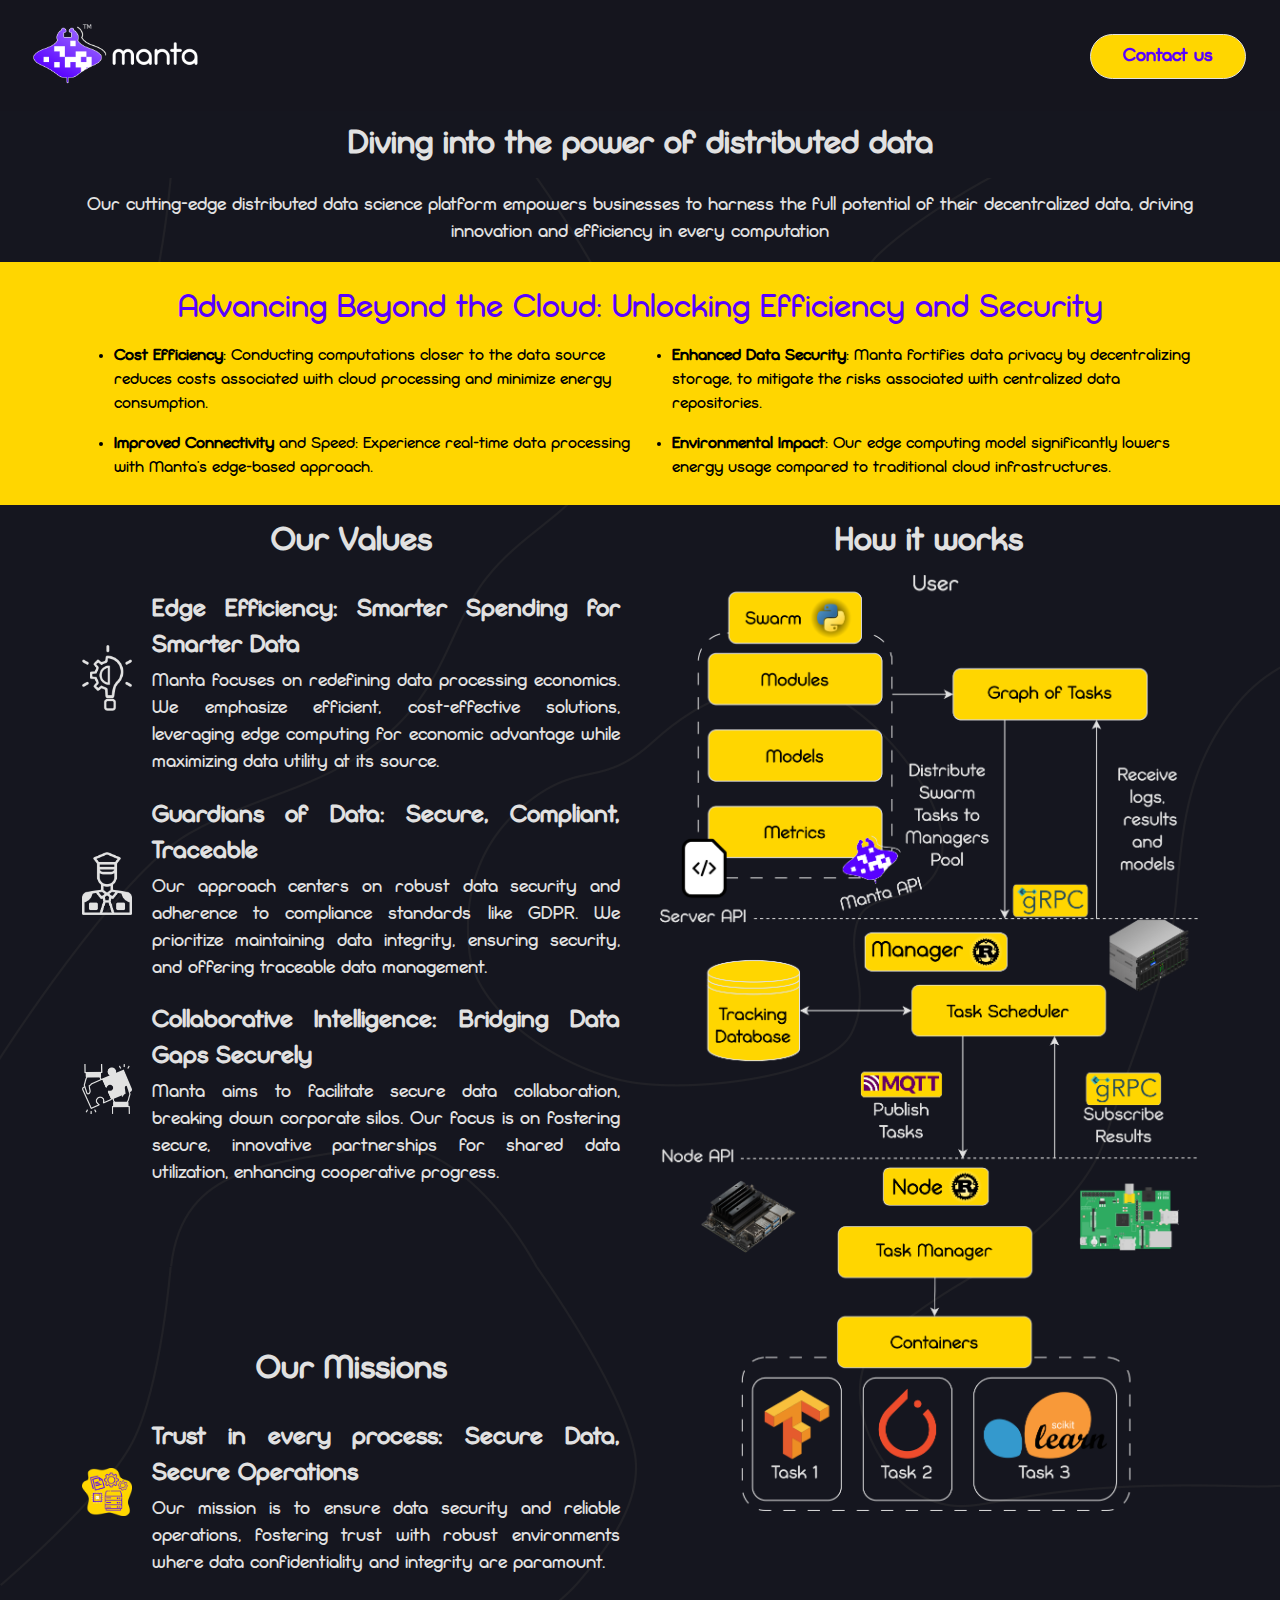
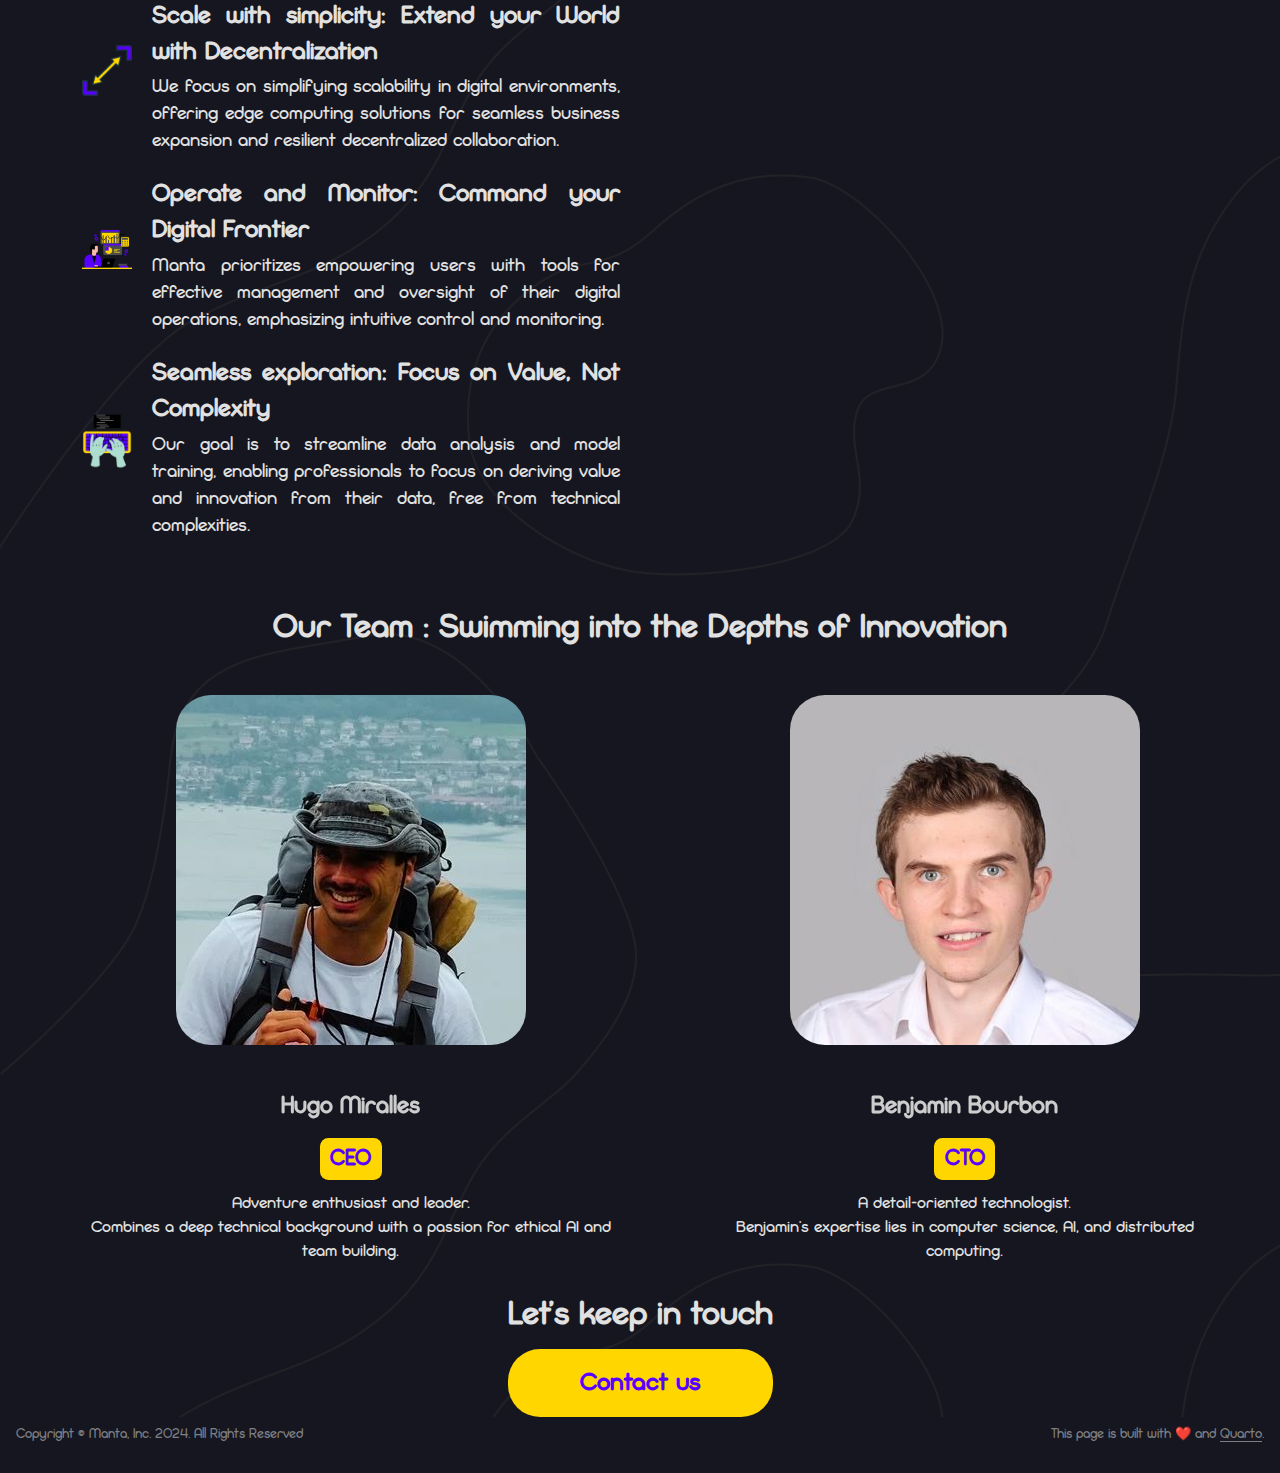
<file: index.html>
<!DOCTYPE html>
<html xmlns="http://www.w3.org/1999/xhtml" lang="en" xml:lang="en"><head>

<meta charset="utf-8">
<meta name="generator" content="quarto-1.4.549">

<meta name="viewport" content="width=device-width, initial-scale=1.0, user-scalable=yes">


<title>Diving into the power of distributed data</title>
<style>
code{white-space: pre-wrap;}
span.smallcaps{font-variant: small-caps;}
div.columns{display: flex; gap: min(4vw, 1.5em);}
div.column{flex: auto; overflow-x: auto;}
div.hanging-indent{margin-left: 1.5em; text-indent: -1.5em;}
ul.task-list{list-style: none;}
ul.task-list li input[type="checkbox"] {
  width: 0.8em;
  margin: 0 0.8em 0.2em -1em; /* quarto-specific, see https://github.com/quarto-dev/quarto-cli/issues/4556 */ 
  vertical-align: middle;
}
</style>


<script src="site_libs/quarto-nav/quarto-nav.js"></script>
<script src="site_libs/quarto-nav/headroom.min.js"></script>
<link href="./static/favicon.png" rel="icon" type="image/png">
<script src="site_libs/clipboard/clipboard.min.js"></script>
<script src="site_libs/quarto-html/quarto.js"></script>
<script src="site_libs/quarto-html/popper.min.js"></script>
<script src="site_libs/quarto-html/tippy.umd.min.js"></script>
<script src="site_libs/quarto-html/anchor.min.js"></script>
<link href="site_libs/quarto-html/tippy.css" rel="stylesheet">
<link href="site_libs/quarto-html/quarto-syntax-highlighting-dark.css" rel="stylesheet" id="quarto-text-highlighting-styles">
<script src="site_libs/bootstrap/bootstrap.min.js"></script>
<link href="site_libs/bootstrap/bootstrap-icons.css" rel="stylesheet">
<link href="site_libs/bootstrap/bootstrap.min.css" rel="stylesheet" id="quarto-bootstrap" data-mode="dark">
<script id="quarto-search-options" type="application/json">{
  "language": {
    "search-no-results-text": "No results",
    "search-matching-documents-text": "matching documents",
    "search-copy-link-title": "Copy link to search",
    "search-hide-matches-text": "Hide additional matches",
    "search-more-match-text": "more match in this document",
    "search-more-matches-text": "more matches in this document",
    "search-clear-button-title": "Clear",
    "search-text-placeholder": "",
    "search-detached-cancel-button-title": "Cancel",
    "search-submit-button-title": "Submit",
    "search-label": "Search"
  }
}</script>


<link rel="stylesheet" href="style/about.css">
</head>

<body class="nav-fixed fullcontent">

<div id="quarto-search-results"></div>
  <header id="quarto-header" class="headroom fixed-top">
    <nav class="navbar navbar-expand-lg " data-bs-theme="dark">
      <div class="navbar-container container-fluid">
      <div class="navbar-brand-container mx-auto">
    <a href="./index.html" class="navbar-brand navbar-brand-logo">
    <img src="./static/manta.png" alt="" class="navbar-logo">
    </a>
  </div>
          <button class="navbar-toggler" type="button" data-bs-toggle="collapse" data-bs-target="#navbarCollapse" aria-controls="navbarCollapse" aria-expanded="false" aria-label="Toggle navigation" onclick="if (window.quartoToggleHeadroom) { window.quartoToggleHeadroom(); }">
  <span class="navbar-toggler-icon"></span>
</button>
          <div class="collapse navbar-collapse" id="navbarCollapse">
            <ul class="navbar-nav navbar-nav-scroll ms-auto">
  <li class="nav-item">
    <a class="nav-link" href="mailto:hugomiralles@manta-tech.io" rel="contact-us"> 
<span class="menu-text">Contact us</span></a>
  </li>  
</ul>
          </div> <!-- /navcollapse -->
          <div class="quarto-navbar-tools">
</div>
      </div> <!-- /container-fluid -->
    </nav>
</header>
<!-- content -->
<div id="quarto-content" class="quarto-container page-layout-custom page-navbar">
<!-- sidebar -->
<!-- margin-sidebar -->
<!-- main -->

<header id="title-block-header" class="quarto-title-block default">
<div class="quarto-title">
<h1 class="title">Diving into the power of distributed data</h1>
</div>



<div class="quarto-title-meta">

    
  
    
  </div>
  


</header>


<div class="main-background">
<div class="container">
<div class="manta-subtitle">
<p>Our cutting-edge distributed data science platform empowers businesses to harness the full potential of their decentralized data, driving innovation and efficiency in every computation</p>
</div>
</div>
<div class="introduction">
<section id="advancing-beyond-the-cloud-unlocking-efficiency-and-security" class="level1 container">
<h1>Advancing Beyond the Cloud: Unlocking Efficiency and Security</h1>
<div class="grid-content-2">
<div class="item">
<ul>
<li><strong>Cost Efficiency</strong>: Conducting computations closer to the data source reduces costs associated with cloud processing and minimize energy consumption.</li>
</ul>
</div>
<div class="item">
<ul>
<li><strong>Enhanced Data Security</strong>: Manta fortifies data privacy by decentralizing storage, to mitigate the risks associated with centralized data repositories.</li>
</ul>
</div>
<div class="item">
<ul>
<li><strong>Improved Connectivity</strong> and Speed: Experience real-time data processing with Manta’s edge-based approach.</li>
</ul>
</div>
<div class="item">
<ul>
<li><strong>Environmental Impact</strong>: Our edge computing model significantly lowers energy usage compared to traditional cloud infrastructures.</li>
</ul>
</div>
</div>
</section>
</div>
<div class="container">
<div class="special-grid">
<section id="our-values" class="level1 values">
<h1>Our Values</h1>
<div class="inside">
<div class="values-item">
<p><img src="static/about/values1.png" class="filter-img img-fluid"></p>
<div class="text">
<p><strong>Edge Efficiency: Smarter Spending for Smarter Data</strong></p>
<p>Manta focuses on redefining data processing economics. We emphasize efficient, cost-effective solutions, leveraging edge computing for economic advantage while maximizing data utility at its source.</p>
</div>
</div>
<div class="values-item">
<p><img src="static/about/values2.png" class="filter-img img-fluid"></p>
<div class="text">
<p><strong>Guardians of Data: Secure, Compliant, Traceable</strong></p>
<p>Our approach centers on robust data security and adherence to compliance standards like GDPR. We prioritize maintaining data integrity, ensuring security, and offering traceable data management.</p>
</div>
</div>
<div class="values-item">
<p><img src="static/about/values3.png" class="filter-img img-fluid"></p>
<div class="text">
<p><strong>Collaborative Intelligence: Bridging Data Gaps Securely</strong></p>
<p>Manta aims to facilitate secure data collaboration, breaking down corporate silos. Our focus is on fostering secure, innovative partnerships for shared data utilization, enhancing cooperative progress.</p>
</div>
</div>
</div>
</section>
<section id="our-missions" class="level1 missions">
<h1>Our Missions</h1>
<div class="inside">
<div class="missions-item">
<p><img src="static/about/missions1.png" class="resize img-fluid"></p>
<div class="text">
<p><strong>Trust in every process: Secure Data, Secure Operations</strong></p>
<p>Our mission is to ensure data security and reliable operations, fostering trust with robust environments where data confidentiality and integrity are paramount.</p>
</div>
</div>
<div class="missions-item">
<p><img src="static/about/missions2.png" class="resize img-fluid"></p>
<div class="text">
<p><strong>Scale with simplicity: Extend your World with Decentralization</strong></p>
<p>We focus on simplifying scalability in digital environments, offering edge computing solutions for seamless business expansion and resilient decentralized collaboration.</p>
</div>
</div>
<div class="missions-item">
<p><img src="static/about/missions3.png" class="special resize img-fluid"></p>
<div class="text">
<p><strong>Operate and Monitor: Command your Digital Frontier</strong></p>
<p>Manta prioritizes empowering users with tools for effective management and oversight of their digital operations, emphasizing intuitive control and monitoring.</p>
</div>
</div>
<div class="missions-item">
<p><img src="static/about/missions4.png" class="resize img-fluid"></p>
<div class="text">
<p><strong>Seamless exploration: Focus on Value, Not Complexity</strong></p>
<p>Our goal is to streamline data analysis and model training, enabling professionals to focus on deriving value and innovation from their data, free from technical complexities.</p>
</div>
</div>
</div>
</section>
<section id="how-it-works" class="level1 how-it-works">
<h1>How it works</h1>
<p><img src="static/about/simplified-architecture.png" class="img-fluid"></p>
</section>
</div>
<div class="team">
<section id="our-team-swimming-into-the-depths-of-innovation" class="level1">
<h1>Our Team : Swimming into the Depths of Innovation</h1>
<div class="flex">
<div class="profile">
<p><img src="static/about/ceo.jpg" class="img-fluid"></p>
<section id="hugo-miralles" class="level3">
<h3 data-anchor-id="hugo-miralles">Hugo Miralles</h3>
<p><span class="role">CEO</span></p>
<p>Adventure enthusiast and leader.<br>Combines a deep technical background with a passion for ethical AI and team building.</p>
</section>
</div>
<div class="profile">
<p><img src="static/about/cto.jpg" class="img-fluid"></p>
<section id="benjamin-bourbon" class="level3">
<h3 data-anchor-id="benjamin-bourbon">Benjamin Bourbon</h3>
<p><span class="role">CTO</span></p>
<p>A detail-oriented technologist.<br>Benjamin’s expertise lies in computer science, AI, and distributed computing.</p>
</section>
</div>
</div>
</section>
<section id="lets-keep-in-touch" class="level1 contact">
<h1>Let’s keep in touch</h1>
<div class="contact-us">
<p><a href="mailto:hugomiralles@manta-tech.io">Contact us</a></p>
</div>
</section>
</div>
</div>
</div>




<script id="quarto-html-after-body" type="application/javascript">
window.document.addEventListener("DOMContentLoaded", function (event) {
  const toggleBodyColorMode = (bsSheetEl) => {
    const mode = bsSheetEl.getAttribute("data-mode");
    const bodyEl = window.document.querySelector("body");
    if (mode === "dark") {
      bodyEl.classList.add("quarto-dark");
      bodyEl.classList.remove("quarto-light");
    } else {
      bodyEl.classList.add("quarto-light");
      bodyEl.classList.remove("quarto-dark");
    }
  }
  const toggleBodyColorPrimary = () => {
    const bsSheetEl = window.document.querySelector("link#quarto-bootstrap");
    if (bsSheetEl) {
      toggleBodyColorMode(bsSheetEl);
    }
  }
  toggleBodyColorPrimary();  
  const icon = "";
  const anchorJS = new window.AnchorJS();
  anchorJS.options = {
    placement: 'right',
    icon: icon
  };
  anchorJS.add('.anchored');
  const isCodeAnnotation = (el) => {
    for (const clz of el.classList) {
      if (clz.startsWith('code-annotation-')) {                     
        return true;
      }
    }
    return false;
  }
  const clipboard = new window.ClipboardJS('.code-copy-button', {
    text: function(trigger) {
      const codeEl = trigger.previousElementSibling.cloneNode(true);
      for (const childEl of codeEl.children) {
        if (isCodeAnnotation(childEl)) {
          childEl.remove();
        }
      }
      return codeEl.innerText;
    }
  });
  clipboard.on('success', function(e) {
    // button target
    const button = e.trigger;
    // don't keep focus
    button.blur();
    // flash "checked"
    button.classList.add('code-copy-button-checked');
    var currentTitle = button.getAttribute("title");
    button.setAttribute("title", "Copied!");
    let tooltip;
    if (window.bootstrap) {
      button.setAttribute("data-bs-toggle", "tooltip");
      button.setAttribute("data-bs-placement", "left");
      button.setAttribute("data-bs-title", "Copied!");
      tooltip = new bootstrap.Tooltip(button, 
        { trigger: "manual", 
          customClass: "code-copy-button-tooltip",
          offset: [0, -8]});
      tooltip.show();    
    }
    setTimeout(function() {
      if (tooltip) {
        tooltip.hide();
        button.removeAttribute("data-bs-title");
        button.removeAttribute("data-bs-toggle");
        button.removeAttribute("data-bs-placement");
      }
      button.setAttribute("title", currentTitle);
      button.classList.remove('code-copy-button-checked');
    }, 1000);
    // clear code selection
    e.clearSelection();
  });
  function tippyHover(el, contentFn, onTriggerFn, onUntriggerFn) {
    const config = {
      allowHTML: true,
      maxWidth: 500,
      delay: 100,
      arrow: false,
      appendTo: function(el) {
          return el.parentElement;
      },
      interactive: true,
      interactiveBorder: 10,
      theme: 'quarto',
      placement: 'bottom-start',
    };
    if (contentFn) {
      config.content = contentFn;
    }
    if (onTriggerFn) {
      config.onTrigger = onTriggerFn;
    }
    if (onUntriggerFn) {
      config.onUntrigger = onUntriggerFn;
    }
    window.tippy(el, config); 
  }
  const noterefs = window.document.querySelectorAll('a[role="doc-noteref"]');
  for (var i=0; i<noterefs.length; i++) {
    const ref = noterefs[i];
    tippyHover(ref, function() {
      // use id or data attribute instead here
      let href = ref.getAttribute('data-footnote-href') || ref.getAttribute('href');
      try { href = new URL(href).hash; } catch {}
      const id = href.replace(/^#\/?/, "");
      const note = window.document.getElementById(id);
      return note.innerHTML;
    });
  }
  const xrefs = window.document.querySelectorAll('a.quarto-xref');
  const processXRef = (id, note) => {
    // Strip column container classes
    const stripColumnClz = (el) => {
      el.classList.remove("page-full", "page-columns");
      if (el.children) {
        for (const child of el.children) {
          stripColumnClz(child);
        }
      }
    }
    stripColumnClz(note)
    if (id === null || id.startsWith('sec-')) {
      // Special case sections, only their first couple elements
      const container = document.createElement("div");
      if (note.children && note.children.length > 2) {
        container.appendChild(note.children[0].cloneNode(true));
        for (let i = 1; i < note.children.length; i++) {
          const child = note.children[i];
          if (child.tagName === "P" && child.innerText === "") {
            continue;
          } else {
            container.appendChild(child.cloneNode(true));
            break;
          }
        }
        if (window.Quarto?.typesetMath) {
          window.Quarto.typesetMath(container);
        }
        return container.innerHTML
      } else {
        if (window.Quarto?.typesetMath) {
          window.Quarto.typesetMath(note);
        }
        return note.innerHTML;
      }
    } else {
      // Remove any anchor links if they are present
      const anchorLink = note.querySelector('a.anchorjs-link');
      if (anchorLink) {
        anchorLink.remove();
      }
      if (window.Quarto?.typesetMath) {
        window.Quarto.typesetMath(note);
      }
      // TODO in 1.5, we should make sure this works without a callout special case
      if (note.classList.contains("callout")) {
        return note.outerHTML;
      } else {
        return note.innerHTML;
      }
    }
  }
  for (var i=0; i<xrefs.length; i++) {
    const xref = xrefs[i];
    tippyHover(xref, undefined, function(instance) {
      instance.disable();
      let url = xref.getAttribute('href');
      let hash = undefined; 
      if (url.startsWith('#')) {
        hash = url;
      } else {
        try { hash = new URL(url).hash; } catch {}
      }
      if (hash) {
        const id = hash.replace(/^#\/?/, "");
        const note = window.document.getElementById(id);
        if (note !== null) {
          try {
            const html = processXRef(id, note.cloneNode(true));
            instance.setContent(html);
          } finally {
            instance.enable();
            instance.show();
          }
        } else {
          // See if we can fetch this
          fetch(url.split('#')[0])
          .then(res => res.text())
          .then(html => {
            const parser = new DOMParser();
            const htmlDoc = parser.parseFromString(html, "text/html");
            const note = htmlDoc.getElementById(id);
            if (note !== null) {
              const html = processXRef(id, note);
              instance.setContent(html);
            } 
          }).finally(() => {
            instance.enable();
            instance.show();
          });
        }
      } else {
        // See if we can fetch a full url (with no hash to target)
        // This is a special case and we should probably do some content thinning / targeting
        fetch(url)
        .then(res => res.text())
        .then(html => {
          const parser = new DOMParser();
          const htmlDoc = parser.parseFromString(html, "text/html");
          const note = htmlDoc.querySelector('main.content');
          if (note !== null) {
            // This should only happen for chapter cross references
            // (since there is no id in the URL)
            // remove the first header
            if (note.children.length > 0 && note.children[0].tagName === "HEADER") {
              note.children[0].remove();
            }
            const html = processXRef(null, note);
            instance.setContent(html);
          } 
        }).finally(() => {
          instance.enable();
          instance.show();
        });
      }
    }, function(instance) {
    });
  }
      let selectedAnnoteEl;
      const selectorForAnnotation = ( cell, annotation) => {
        let cellAttr = 'data-code-cell="' + cell + '"';
        let lineAttr = 'data-code-annotation="' +  annotation + '"';
        const selector = 'span[' + cellAttr + '][' + lineAttr + ']';
        return selector;
      }
      const selectCodeLines = (annoteEl) => {
        const doc = window.document;
        const targetCell = annoteEl.getAttribute("data-target-cell");
        const targetAnnotation = annoteEl.getAttribute("data-target-annotation");
        const annoteSpan = window.document.querySelector(selectorForAnnotation(targetCell, targetAnnotation));
        const lines = annoteSpan.getAttribute("data-code-lines").split(",");
        const lineIds = lines.map((line) => {
          return targetCell + "-" + line;
        })
        let top = null;
        let height = null;
        let parent = null;
        if (lineIds.length > 0) {
            //compute the position of the single el (top and bottom and make a div)
            const el = window.document.getElementById(lineIds[0]);
            top = el.offsetTop;
            height = el.offsetHeight;
            parent = el.parentElement.parentElement;
          if (lineIds.length > 1) {
            const lastEl = window.document.getElementById(lineIds[lineIds.length - 1]);
            const bottom = lastEl.offsetTop + lastEl.offsetHeight;
            height = bottom - top;
          }
          if (top !== null && height !== null && parent !== null) {
            // cook up a div (if necessary) and position it 
            let div = window.document.getElementById("code-annotation-line-highlight");
            if (div === null) {
              div = window.document.createElement("div");
              div.setAttribute("id", "code-annotation-line-highlight");
              div.style.position = 'absolute';
              parent.appendChild(div);
            }
            div.style.top = top - 2 + "px";
            div.style.height = height + 4 + "px";
            div.style.left = 0;
            let gutterDiv = window.document.getElementById("code-annotation-line-highlight-gutter");
            if (gutterDiv === null) {
              gutterDiv = window.document.createElement("div");
              gutterDiv.setAttribute("id", "code-annotation-line-highlight-gutter");
              gutterDiv.style.position = 'absolute';
              const codeCell = window.document.getElementById(targetCell);
              const gutter = codeCell.querySelector('.code-annotation-gutter');
              gutter.appendChild(gutterDiv);
            }
            gutterDiv.style.top = top - 2 + "px";
            gutterDiv.style.height = height + 4 + "px";
          }
          selectedAnnoteEl = annoteEl;
        }
      };
      const unselectCodeLines = () => {
        const elementsIds = ["code-annotation-line-highlight", "code-annotation-line-highlight-gutter"];
        elementsIds.forEach((elId) => {
          const div = window.document.getElementById(elId);
          if (div) {
            div.remove();
          }
        });
        selectedAnnoteEl = undefined;
      };
        // Handle positioning of the toggle
    window.addEventListener(
      "resize",
      throttle(() => {
        elRect = undefined;
        if (selectedAnnoteEl) {
          selectCodeLines(selectedAnnoteEl);
        }
      }, 10)
    );
    function throttle(fn, ms) {
    let throttle = false;
    let timer;
      return (...args) => {
        if(!throttle) { // first call gets through
            fn.apply(this, args);
            throttle = true;
        } else { // all the others get throttled
            if(timer) clearTimeout(timer); // cancel #2
            timer = setTimeout(() => {
              fn.apply(this, args);
              timer = throttle = false;
            }, ms);
        }
      };
    }
      // Attach click handler to the DT
      const annoteDls = window.document.querySelectorAll('dt[data-target-cell]');
      for (const annoteDlNode of annoteDls) {
        annoteDlNode.addEventListener('click', (event) => {
          const clickedEl = event.target;
          if (clickedEl !== selectedAnnoteEl) {
            unselectCodeLines();
            const activeEl = window.document.querySelector('dt[data-target-cell].code-annotation-active');
            if (activeEl) {
              activeEl.classList.remove('code-annotation-active');
            }
            selectCodeLines(clickedEl);
            clickedEl.classList.add('code-annotation-active');
          } else {
            // Unselect the line
            unselectCodeLines();
            clickedEl.classList.remove('code-annotation-active');
          }
        });
      }
  const findCites = (el) => {
    const parentEl = el.parentElement;
    if (parentEl) {
      const cites = parentEl.dataset.cites;
      if (cites) {
        return {
          el,
          cites: cites.split(' ')
        };
      } else {
        return findCites(el.parentElement)
      }
    } else {
      return undefined;
    }
  };
  var bibliorefs = window.document.querySelectorAll('a[role="doc-biblioref"]');
  for (var i=0; i<bibliorefs.length; i++) {
    const ref = bibliorefs[i];
    const citeInfo = findCites(ref);
    if (citeInfo) {
      tippyHover(citeInfo.el, function() {
        var popup = window.document.createElement('div');
        citeInfo.cites.forEach(function(cite) {
          var citeDiv = window.document.createElement('div');
          citeDiv.classList.add('hanging-indent');
          citeDiv.classList.add('csl-entry');
          var biblioDiv = window.document.getElementById('ref-' + cite);
          if (biblioDiv) {
            citeDiv.innerHTML = biblioDiv.innerHTML;
          }
          popup.appendChild(citeDiv);
        });
        return popup.innerHTML;
      });
    }
  }
});
</script>
</div> <!-- /content -->
<footer class="footer">
  <div class="nav-footer">
    <div class="nav-footer-left">
<p>Copyright © Manta, Inc.&nbsp;2024. All Rights Reserved</p>
</div>   
    <div class="nav-footer-center">
      &nbsp;
    </div>
    <div class="nav-footer-right">
<p>This page is built with ❤️ and <a href="https://quarto.org/">Quarto</a>.</p>
</div>
  </div>
</footer>




</body></html>
</file>
<file: site_libs/quarto-html/tippy.css>
.tippy-box[data-animation=fade][data-state=hidden]{opacity:0}[data-tippy-root]{max-width:calc(100vw - 10px)}.tippy-box{position:relative;background-color:#333;color:#fff;border-radius:4px;font-size:14px;line-height:1.4;white-space:normal;outline:0;transition-property:transform,visibility,opacity}.tippy-box[data-placement^=top]>.tippy-arrow{bottom:0}.tippy-box[data-placement^=top]>.tippy-arrow:before{bottom:-7px;left:0;border-width:8px 8px 0;border-top-color:initial;transform-origin:center top}.tippy-box[data-placement^=bottom]>.tippy-arrow{top:0}.tippy-box[data-placement^=bottom]>.tippy-arrow:before{top:-7px;left:0;border-width:0 8px 8px;border-bottom-color:initial;transform-origin:center bottom}.tippy-box[data-placement^=left]>.tippy-arrow{right:0}.tippy-box[data-placement^=left]>.tippy-arrow:before{border-width:8px 0 8px 8px;border-left-color:initial;right:-7px;transform-origin:center left}.tippy-box[data-placement^=right]>.tippy-arrow{left:0}.tippy-box[data-placement^=right]>.tippy-arrow:before{left:-7px;border-width:8px 8px 8px 0;border-right-color:initial;transform-origin:center right}.tippy-box[data-inertia][data-state=visible]{transition-timing-function:cubic-bezier(.54,1.5,.38,1.11)}.tippy-arrow{width:16px;height:16px;color:#333}.tippy-arrow:before{content:"";position:absolute;border-color:transparent;border-style:solid}.tippy-content{position:relative;padding:5px 9px;z-index:1}
</file>
<file: site_libs/quarto-html/quarto-syntax-highlighting-dark.css>
/* quarto syntax highlight colors */
:root {
  --quarto-hl-al-color: #f07178;
  --quarto-hl-an-color: #d4d0ab;
  --quarto-hl-at-color: #00e0e0;
  --quarto-hl-bn-color: #d4d0ab;
  --quarto-hl-bu-color: #abe338;
  --quarto-hl-ch-color: #abe338;
  --quarto-hl-co-color: #f8f8f2;
  --quarto-hl-cv-color: #ffd700;
  --quarto-hl-cn-color: #ffd700;
  --quarto-hl-cf-color: #ffa07a;
  --quarto-hl-dt-color: #ffa07a;
  --quarto-hl-dv-color: #d4d0ab;
  --quarto-hl-do-color: #f8f8f2;
  --quarto-hl-er-color: #f07178;
  --quarto-hl-ex-color: #00e0e0;
  --quarto-hl-fl-color: #d4d0ab;
  --quarto-hl-fu-color: #ffa07a;
  --quarto-hl-im-color: #abe338;
  --quarto-hl-in-color: #d4d0ab;
  --quarto-hl-kw-color: #ffa07a;
  --quarto-hl-op-color: #ffa07a;
  --quarto-hl-ot-color: #00e0e0;
  --quarto-hl-pp-color: #dcc6e0;
  --quarto-hl-re-color: #00e0e0;
  --quarto-hl-sc-color: #abe338;
  --quarto-hl-ss-color: #abe338;
  --quarto-hl-st-color: #abe338;
  --quarto-hl-va-color: #00e0e0;
  --quarto-hl-vs-color: #abe338;
  --quarto-hl-wa-color: #dcc6e0;
}

/* other quarto variables */
:root {
  --quarto-font-monospace: SFMono-Regular, Menlo, Monaco, Consolas, "Liberation Mono", "Courier New", monospace;
}

code span.al {
  background-color: #2a0f15;
  font-weight: bold;
  color: #f07178;
}

code span.an {
  color: #d4d0ab;
}

code span.at {
  color: #00e0e0;
}

code span.bn {
  color: #d4d0ab;
}

code span.bu {
  color: #abe338;
}

code span.ch {
  color: #abe338;
}

code span.co {
  font-style: italic;
  color: #f8f8f2;
}

code span.cv {
  color: #ffd700;
}

code span.cn {
  color: #ffd700;
}

code span.cf {
  font-weight: bold;
  color: #ffa07a;
}

code span.dt {
  color: #ffa07a;
}

code span.dv {
  color: #d4d0ab;
}

code span.do {
  color: #f8f8f2;
}

code span.er {
  color: #f07178;
  text-decoration: underline;
}

code span.ex {
  font-weight: bold;
  color: #00e0e0;
}

code span.fl {
  color: #d4d0ab;
}

code span.fu {
  color: #ffa07a;
}

code span.im {
  color: #abe338;
}

code span.in {
  color: #d4d0ab;
}

code span.kw {
  font-weight: bold;
  color: #ffa07a;
}

pre > code.sourceCode > span {
  color: #f8f8f2;
}

code span {
  color: #f8f8f2;
}

code.sourceCode > span {
  color: #f8f8f2;
}

div.sourceCode,
div.sourceCode pre.sourceCode {
  color: #f8f8f2;
}

code span.op {
  color: #ffa07a;
}

code span.ot {
  color: #00e0e0;
}

code span.pp {
  color: #dcc6e0;
}

code span.re {
  background-color: #f8f8f2;
  color: #00e0e0;
}

code span.sc {
  color: #abe338;
}

code span.ss {
  color: #abe338;
}

code span.st {
  color: #abe338;
}

code span.va {
  color: #00e0e0;
}

code span.vs {
  color: #abe338;
}

code span.wa {
  color: #dcc6e0;
}

.prevent-inlining {
  content: "</";
}

/*# sourceMappingURL=935a306eefa94366c21e1a970dddb765.css.map */
</file>
<file: style/about.css>
/* Common properties {{{ */

.quarto-title {
  text-align: center;
}

.quarto-title-banner {
  text-align: center;
}

/* }}} */

/* Properties {{{ */

.manta-title {
  font-size: xx-large;
  text-align: center;
  vertical-align: middle;
}

.manta-subtitle {
  font-size: large;
  text-align: center;
  vertical-align: middle;
}

.introduction {
  background-color: #FFD600;
  color: black;
  padding: 10px 0!important;
}

.introduction h1 {
  text-align: center;
  margin: 1rem 0;
  color: #5801FF;
  font-weight: normal;
}

.introduction > section > .grid-content-2 {
  grid-gap: 0px;
}

.values {
	grid-area: 1/1/2/2;
  display: flex;
  flex-direction: column;
}

.values > h1 {
  margin: 1rem 0;
  text-align: center;
}

.values-item {
  display: flex;
  flex-direction: row;
  gap: 20px;
  align-items: center;
  justify-items: center;
  text-align: justify;
  margin: 1rem 0;
}

.values-item > .text > p {
  margin-bottom: 0.3rem;
  font-size: smaller;
}


.values-item > .text > p > strong {
  font-size: large;
}

.missions {
	grid-area: 2/1/3/2;
  display: flex;
  flex-direction: column;
}

.missions > h1 {
  margin: 1rem 0;
  text-align: center;
}

.missions-item {
  display: flex;
  flex-direction: row;
  gap: 20px;
  align-items: center;
  justify-items: center;
  text-align: justify;
  margin: 1rem 0;
}

.missions-item > .text > p {
  margin-bottom: 0.3rem;
  font-size: smaller;
}

.missions-item > .text > p > strong {
  font-size: large;
}

.how-it-works {
	grid-area: 1 / 2 / 3 / 3;
  display: flex;
  flex-direction: column;
  text-align: center;
}

.how-it-works > h1 {
  margin: 1rem 0px;
}


.profile > p > img {
  border-radius: 10%;
}

.profile>section>h3 {
  margin-bottom: 1.0em;
  padding: 0 0;
}

.team {
  text-align: center;
  display: flex;
  flex-direction: column;
  justify-items: center;
  align-items: center;
}

.role {
  background: #FFD600;
  padding: 0.5em;
  border-radius: 0.4em;
  color: #5801FF;
  font-weight: bold;
  font-size: 1.3em;
}

.filter-img {
  filter: brightness(0) saturate(100%) invert(74%) sepia(59%) saturate(1%) hue-rotate(125deg) brightness(105%) contrast(103%);
  max-width: 50px;
}

.special {
  padding: 1em 0;
}

.resize {
  max-width: 50px;
}

.section {
  background: linear-gradient(0deg, rgba(21, 22, 31, 1) 0%, rgb(47, 209, 35) 0%);
}


.contact > h1 {
  margin: 1rem 0;
}

/* }}} */

/* {{{ Media specifications */

@media (min-width: 960px) {
  .special-grid {
    display: grid;
    grid-template-rows: repeat(2, 1fr);
    grid-template-columns: repeat(2, 1fr);
    grid-gap: 0px 40px;
  }
}

@media (max-width: 960px) {
  .profile>p>img {
    max-width: 200px;
  }
}

@media (min-width: 1170px) {
  .values-item > .text > p {
    font-size: large;
  }

  .values-item > .text > p > strong {
    font-size: x-large;
  }

  .missions-item > .text > p {
    font-size: large;
  }

  .missions-item > .text > p > strong {
    font-size: x-large;
  }
}

/* }}} */
</file>
